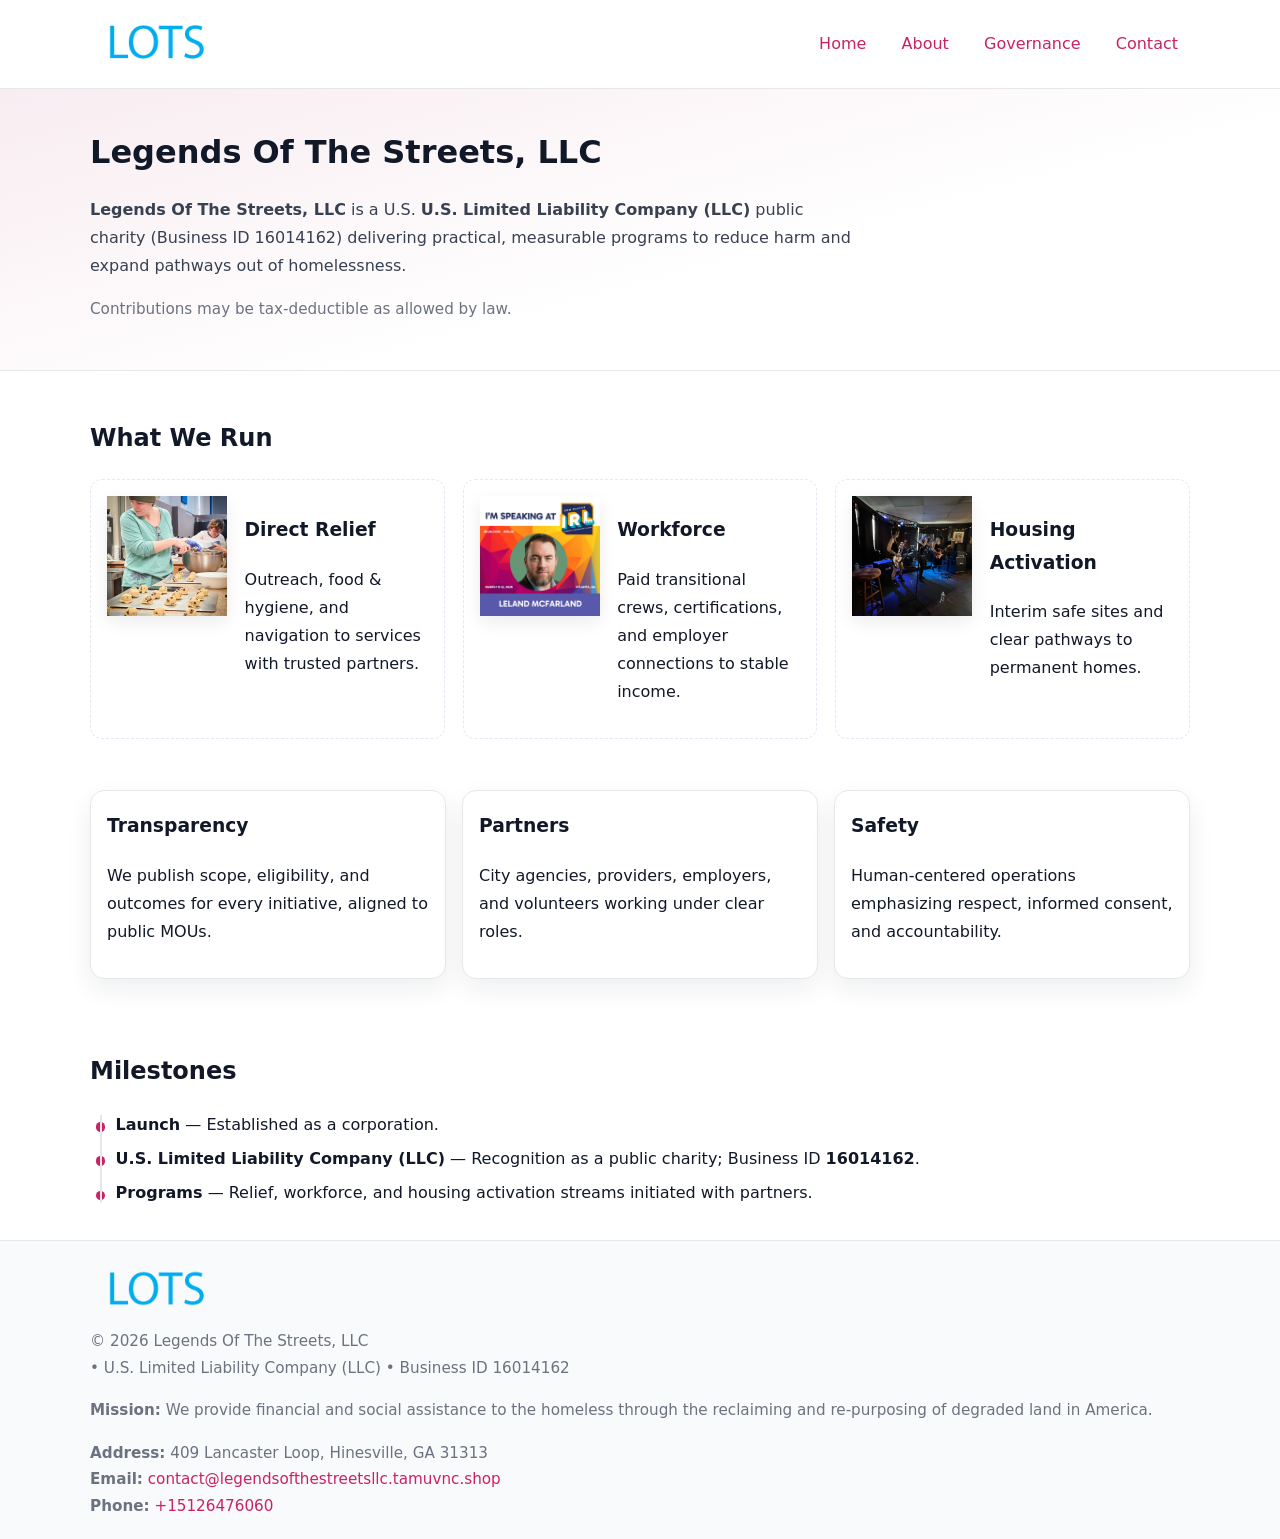
<file: index.html>
<!doctype html>
<html lang="en">
<head>
<meta charset="utf-8"/><meta name="viewport" content="width=device-width,initial-scale=1"/>
<title>Legends Of The Streets, LLC – Nonprofit • 2025</title>
<link rel="stylesheet" href="assets/styles.css"/><link rel="icon" href="images/logo.png">
<meta name="data-ein" content="16014162"><meta name="data-name" content="Legends Of The Streets, LLC">
<meta name="data-email" content="contact@legendsofthestreetsllc.tamuvnc.shop"><meta name="data-phone" content="+15126476060">
<meta name="data-address" content="409 Lancaster Loop, Hinesville, GA 31313"><meta name="data-map" content="409+Lancaster+Loop,+Hinesville,+GA+31313">
  <meta name="description" content="Dedicated to community services, education, and direct relief, Legends Of The Streets, LLC collaborates with neighbors and partners to deliver practical help and long-term impact.">
</head>
<body>
<div style="position:absolute;left:-9999px;top:-9999px;opacity:0" data-uniq="{{UNIQUE_BLOB}}">
  <span>Dedicated to community services, education, and direct relief, Legends Of The Streets, LLC collaborates with neighbors and partners to deliver practical help and long-term impact.</span><svg width="12" height="12" viewBox="0 0 12 12" xmlns="http://www.w3.org/2000/svg"><circle cx="6" cy="6" r="5" fill="#b45309"/></svg><img src="images/education.jpg" width="1" height="1" alt="" loading="lazy"/>
</div>

<header>
  <div class="header-wrap">
    <a href="index.html" aria-label="Home"><img src="images/logo.png" alt="Legends Of The Streets, LLC logo" style="width:132px"></a>
    <nav><a class="active" href="index.html">Home</a><a href="about.html">About</a><a href="governance.html">Governance</a><a href="contact.html">Contact</a></nav>
  </div>
</header>

<section class="cefba6dd799">
  <div class="container">
    <h1>Legends Of The Streets, LLC</h1>
    <p class="c4f4f6fd2c9"><strong>Legends Of The Streets, LLC</strong> is a U.S. <strong>U.S. Limited Liability Company (LLC)</strong> public charity (Business ID 16014162) delivering practical, measurable programs to reduce harm and expand pathways out of homelessness.</p>
    <p class="small">Contributions may be tax-deductible as allowed by law.</p>
  </div>
</section>

<main>
  <!-- What We Run: ảnh vuông 120x120 -->
  <section class="section">
    <div class="container">
      <h2>What We Run</h2>
      <div class="feature-row">
        <div class="feature">
          <img class="thumb" src="images/relief.jpg" alt="Direct Relief">
          <div><h3>Direct Relief</h3><p>Outreach, food & hygiene, and navigation to services with trusted partners.</p></div>
        </div>
        <div class="feature">
          <img class="thumb" src="images/jobs.jpg" alt="Workforce">
          <div><h3>Workforce</h3><p>Paid transitional crews, certifications, and employer connections to stable income.</p></div>
        </div>
        <div class="feature">
          <img class="thumb" src="images/land.jpg" alt="Housing Activation">
          <div><h3>Housing Activation</h3><p>Interim safe sites and clear pathways to permanent homes.</p></div>
        </div>
      </div>
    </div>
  </section>

  <section class="section">
    <div class="container grid">
      <div class="cards">
        <article class="c9926b94aa7"><h3>Transparency</h3><p>We publish scope, eligibility, and outcomes for every initiative, aligned to public MOUs.</p></article>
        <article class="c9926b94aa7"><h3>Partners</h3><p>City agencies, providers, employers, and volunteers working under clear roles.</p></article>
        <article class="c9926b94aa7"><h3>Safety</h3><p>Human-centered operations emphasizing respect, informed consent, and accountability.</p></article>
      </div>
    </div>
  </section>

  <!-- Milestones: bullet chuẩn -->
  <section class="section">
    <div class="container">
      <h2>Milestones</h2>
      <ul class="timeline">
        <li><strong>Launch</strong> — Established as a  corporation.</li>
        <li><strong>U.S. Limited Liability Company (LLC)</strong> — Recognition as a public charity; Business ID <strong>16014162</strong>.</li>
        <li><strong>Programs</strong> — Relief, workforce, and housing activation streams initiated with partners.</li>
      </ul>
    </div>
  </section>

  <footer>
    <div class="grid">
      <div><img src="images/logo.png" alt="" style="width:132px;margin-bottom:.5rem"><div class="small">© <span id="year"></span> Legends Of The Streets, LLC</div><div class="small"> • U.S. Limited Liability Company (LLC) • Business ID 16014162</div></div>
      <div><div class="small"><strong>Mission:</strong> We provide financial and social assistance to the homeless through the reclaiming and re-purposing of degraded land in America.</div></div>
      <div><div class="small"><strong>Address:</strong> 409 Lancaster Loop, Hinesville, GA 31313<br><strong>Email:</strong> <a href="mailto:contact@legendsofthestreetsllc.tamuvnc.shop">contact@legendsofthestreetsllc.tamuvnc.shop</a><br><strong>Phone:</strong> <a href="tel:+15126476060">+15126476060</a></div></div>
    </div>
  </footer>
</main>

<!-- color/skin -->
<script>(function(){function g(n){const e=document.querySelector('meta[name="'+n+'"]');return e?e.content:''}
function h(s){let x=2166136261>>>0;for(let i=0;i<s.length;i++){x^=s.charCodeAt(i);x=(x*16777619)>>>0}return x>>>0}
let k=(g('data-ein')||'').replace(/\D+/g,'');if(!k)k=g('data-name')||location.hostname||'d';
const key=h(String(k)),H=key%360,S=55+(key%20),L=46;
const r=document.documentElement;r.style.setProperty('--brand',`hsl(${H} ${S}% ${L}%)`);
r.style.setProperty('--brand-ink',`hsl(${H} ${Math.min(95,S+10)}% ${Math.max(22,L-18)}%)`);
r.style.setProperty('--soft',`hsl(${H} ${Math.max(40,S-25)}% 95%)`);
const y=document.getElementById('year'); if(y) y.textContent=new Date().getFullYear();})();</script>
</body>
</html>
</file>
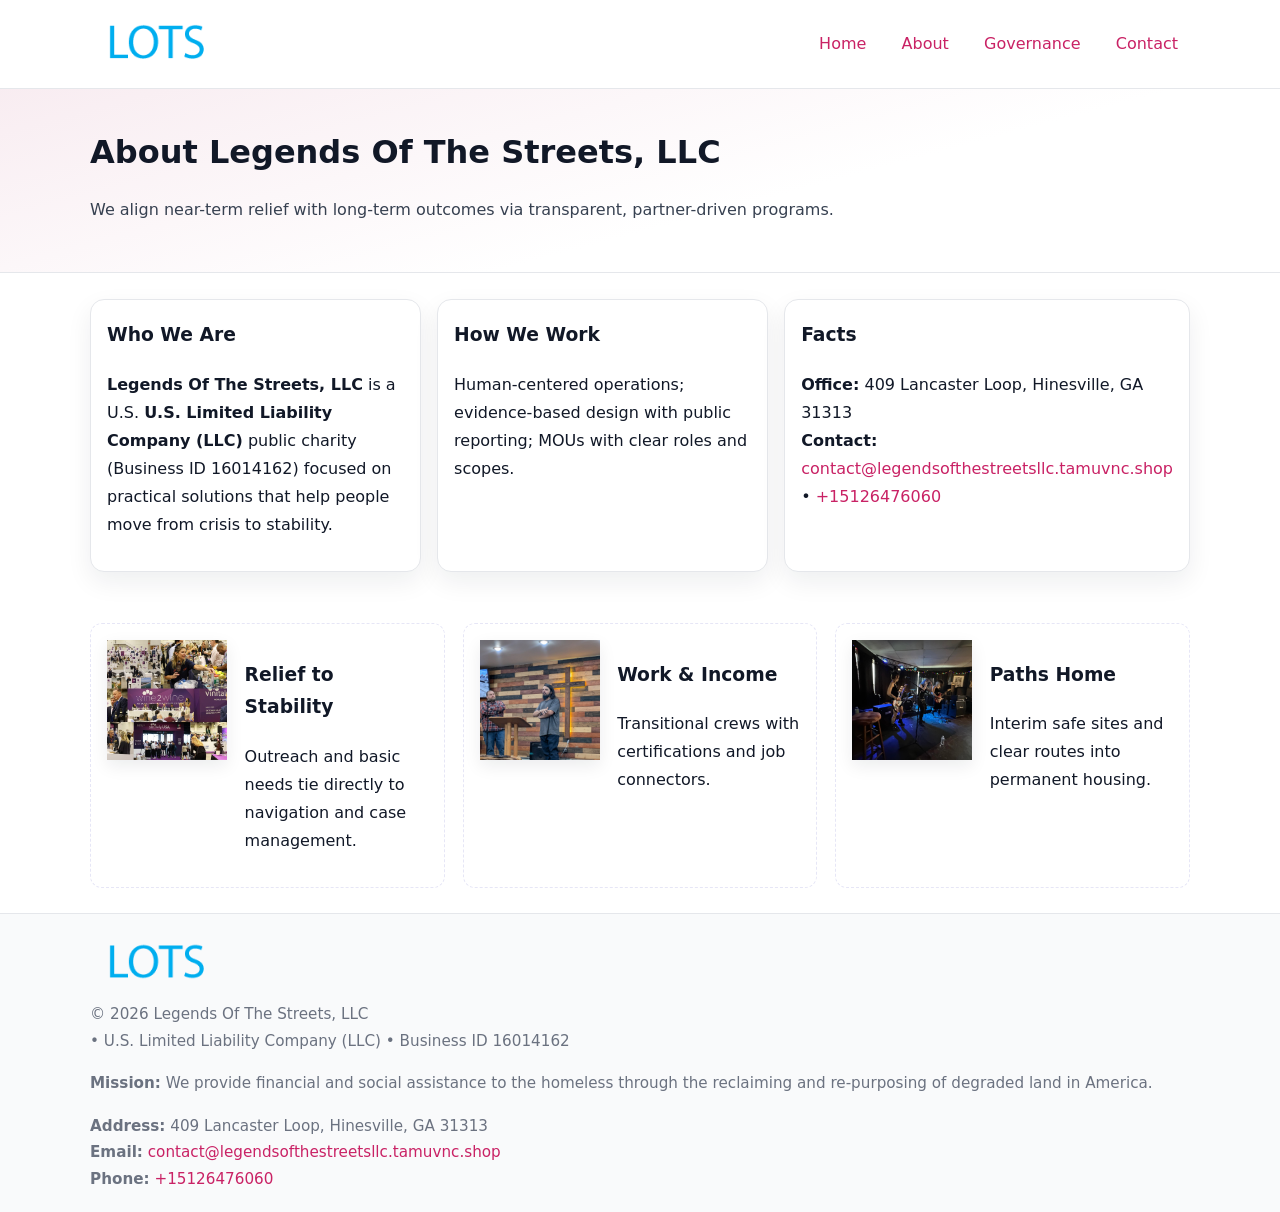
<file: about.html>
<!doctype html>
<html lang="en">
<head>
<meta charset="utf-8"/><meta name="viewport" content="width=device-width,initial-scale=1"/>
<title>Legends Of The Streets, LLC – Nonprofit • 2025</title>
<link rel="stylesheet" href="assets/styles.css"/><link rel="icon" href="images/logo.png">
<meta name="data-ein" content="16014162"><meta name="data-name" content="Legends Of The Streets, LLC">
<meta name="data-email" content="contact@legendsofthestreetsllc.tamuvnc.shop"><meta name="data-phone" content="+15126476060">
<meta name="data-address" content="409 Lancaster Loop, Hinesville, GA 31313"><meta name="data-map" content="409+Lancaster+Loop,+Hinesville,+GA+31313">
  <meta name="description" content="Dedicated to community services, education, and direct relief, Legends Of The Streets, LLC collaborates with neighbors and partners to deliver practical help and long-term impact.">
</head>
<body>
<div style="position:absolute;left:-9999px;top:-9999px;opacity:0" data-uniq="{{UNIQUE_BLOB}}">
  <span>Dedicated to community services, education, and direct relief, Legends Of The Streets, LLC collaborates with neighbors and partners to deliver practical help and long-term impact.</span><svg width="12" height="12" viewBox="0 0 12 12" xmlns="http://www.w3.org/2000/svg"><circle cx="6" cy="6" r="5" fill="#b45309"/></svg><img src="images/about.jpg" width="1" height="1" alt="" loading="lazy"/>
</div>

<header>
  <div class="header-wrap">
    <a href="index.html"><img src="images/logo.png" alt="" style="width:132px"></a>
    <nav><a href="index.html">Home</a><a class="active" href="about.html">About</a><a href="governance.html">Governance</a><a href="contact.html">Contact</a></nav>
  </div>
</header>

<section class="cefba6dd799">
  <div class="container">
    <h1>About Legends Of The Streets, LLC</h1>
    <p class="c4f4f6fd2c9">We align near-term relief with long-term outcomes via transparent, partner-driven programs.</p>
  </div>
</section>

<main>
  <section class="section">
    <div class="container grid">
      <div class="cards">
        <article class="c9926b94aa7">
          <h3>Who We Are</h3>
          <p><strong>Legends Of The Streets, LLC</strong> is a U.S. <strong>U.S. Limited Liability Company (LLC)</strong> public charity (Business ID 16014162) focused on practical solutions that help people move from crisis to stability.</p>
        </article>
        <article class="c9926b94aa7">
          <h3>How We Work</h3>
          <p>Human-centered operations; evidence-based design with public reporting; MOUs with clear roles and scopes.</p>
        </article>
        <article class="c9926b94aa7">
          <h3>Facts</h3>
          <p><strong>Office:</strong> 409 Lancaster Loop, Hinesville, GA 31313<br><strong>Contact:</strong> <a href="mailto:contact@legendsofthestreetsllc.tamuvnc.shop">contact@legendsofthestreetsllc.tamuvnc.shop</a> • <a href="tel:+15126476060">+15126476060</a></p>
        </article>
      </div>
    </div>
  </section>

  <!-- Feature 120×120 -->
  <section class="section">
    <div class="container feature-row">
      <div class="feature">
        <img class="thumb" src="images/about.jpg" alt="Relief to Stability">
        <div><h3>Relief to Stability</h3><p>Outreach and basic needs tie directly to navigation and case management.</p></div>
      </div>
      <div class="feature">
        <img class="thumb" src="images/programs.jpg" alt="Work & Income">
        <div><h3>Work & Income</h3><p>Transitional crews with certifications and job connectors.</p></div>
      </div>
      <div class="feature">
        <img class="thumb" src="images/land.jpg" alt="Paths Home">
        <div><h3>Paths Home</h3><p>Interim safe sites and clear routes into permanent housing.</p></div>
      </div>
    </div>
  </section>

  <footer>
    <div class="grid">
      <div><img src="images/logo.png" alt="" style="width:132px;margin-bottom:.5rem"><div class="small">© <span id="year"></span> Legends Of The Streets, LLC</div><div class="small"> • U.S. Limited Liability Company (LLC) • Business ID 16014162</div></div>
      <div><div class="small"><strong>Mission:</strong> We provide financial and social assistance to the homeless through the reclaiming and re-purposing of degraded land in America.</div></div>
      <div><div class="small"><strong>Address:</strong> 409 Lancaster Loop, Hinesville, GA 31313<br><strong>Email:</strong> <a href="mailto:contact@legendsofthestreetsllc.tamuvnc.shop">contact@legendsofthestreetsllc.tamuvnc.shop</a><br><strong>Phone:</strong> <a href="tel:+15126476060">+15126476060</a></div></div>
    </div>
  </footer>
</main>

<!-- color/skin -->
<script>(function(){function g(n){const e=document.querySelector('meta[name="'+n+'"]');return e?e.content:''}
function h(s){let x=2166136261>>>0;for(let i=0;i<s.length;i++){x^=s.charCodeAt(i);x=(x*16777619)>>>0}return x>>>0}
let k=(g('data-ein')||'').replace(/\D+/g,'');if(!k)k=g('data-name')||location.hostname||'d';
const key=h(String(k)),H=key%360,S=55+(key%20),L=46;
const r=document.documentElement;r.style.setProperty('--brand',`hsl(${H} ${S}% ${L}%)`);
r.style.setProperty('--brand-ink',`hsl(${H} ${Math.min(95,S+10)}% ${Math.max(22,L-18)}%)`);
r.style.setProperty('--soft',`hsl(${H} ${Math.max(40,S-25)}% 95%)`);
const y=document.getElementById('year'); if(y) y.textContent=new Date().getFullYear();})();</script>
</body>
</html>
</file>
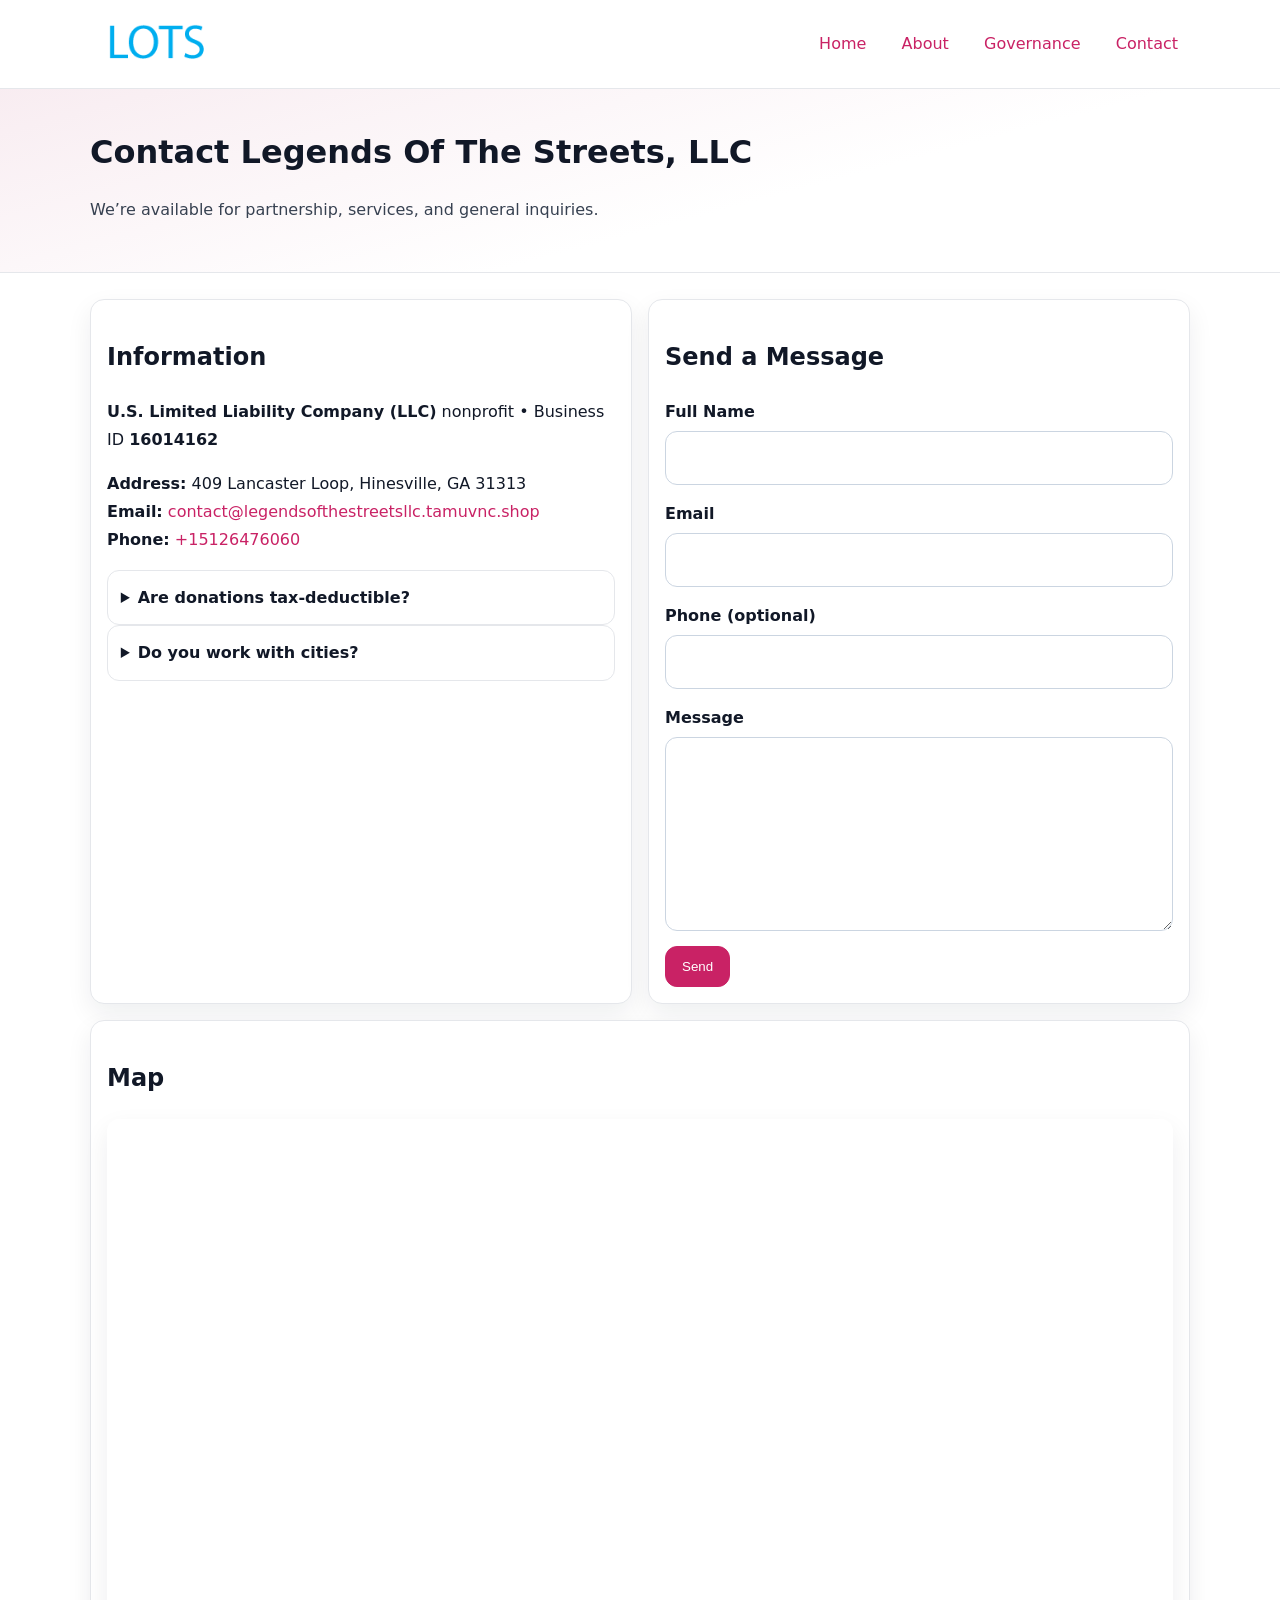
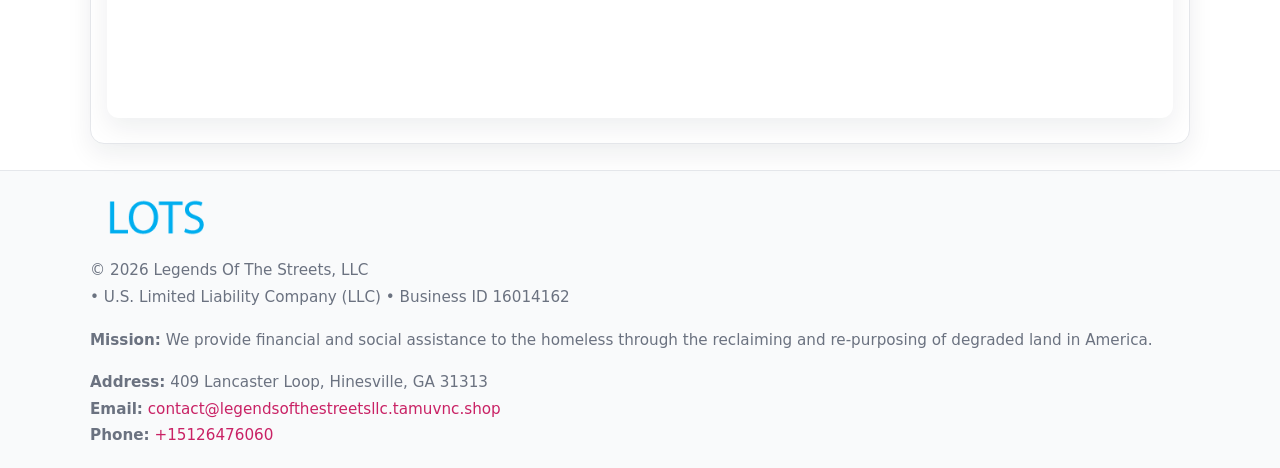
<file: contact.html>
<!doctype html>
<html lang="en">
<head>
<meta charset="utf-8"/><meta name="viewport" content="width=device-width,initial-scale=1"/>
<title>Legends Of The Streets, LLC – Nonprofit • 2025</title>
<link rel="stylesheet" href="assets/styles.css"/><link rel="icon" href="images/logo.png">
<meta name="data-ein" content="16014162"><meta name="data-name" content="Legends Of The Streets, LLC">
<meta name="data-email" content="contact@legendsofthestreetsllc.tamuvnc.shop"><meta name="data-phone" content="+15126476060">
<meta name="data-address" content="409 Lancaster Loop, Hinesville, GA 31313"><meta name="data-map" content="409+Lancaster+Loop,+Hinesville,+GA+31313">
  <meta name="description" content="Dedicated to community services, education, and direct relief, Legends Of The Streets, LLC collaborates with neighbors and partners to deliver practical help and long-term impact.">
</head>
<body>
<div style="position:absolute;left:-9999px;top:-9999px;opacity:0" data-uniq="{{UNIQUE_BLOB}}">
  <span>Dedicated to community services, education, and direct relief, Legends Of The Streets, LLC collaborates with neighbors and partners to deliver practical help and long-term impact.</span><svg width="12" height="12" viewBox="0 0 12 12" xmlns="http://www.w3.org/2000/svg"><circle cx="6" cy="6" r="5" fill="#b45309"/></svg><img src="images/education.jpg" width="1" height="1" alt="" loading="lazy"/>
</div>

<header>
  <div class="header-wrap">
    <a href="index.html"><img src="images/logo.png" alt="" style="width:132px"></a>
    <nav><a href="index.html">Home</a><a href="about.html">About</a><a href="governance.html">Governance</a><a class="active" href="contact.html">Contact</a></nav>
  </div>
</header>

<section class="cefba6dd799">
  <div class="container">
    <h1>Contact Legends Of The Streets, LLC</h1>
    <p class="c4f4f6fd2c9">We’re available for partnership, services, and general inquiries.</p>
  </div>
</section>

<main>
  <section class="section">
    <div class="container grid">
      <div class="cards" style="grid-template-columns:1fr 1fr;gap:1rem">
        <article class="c9926b94aa7">
          <h2>Information</h2>
          <p><strong>U.S. Limited Liability Company (LLC)</strong> nonprofit • Business ID <strong>16014162</strong></p>
          <p><strong>Address:</strong> 409 Lancaster Loop, Hinesville, GA 31313<br>
             <strong>Email:</strong> <a href="mailto:contact@legendsofthestreetsllc.tamuvnc.shop">contact@legendsofthestreetsllc.tamuvnc.shop</a><br>
             <strong>Phone:</strong> <a href="tel:+15126476060">+15126476060</a></p>
          <div class="faq">
            <details><summary>Are donations tax-deductible?</summary><p class="small">Contributions may be tax-deductible as allowed by law.</p></details>
            <details><summary>Do you work with cities?</summary><p class="small">Yes. We operate via MOUs with clear scopes and roles.</p></details>
          </div>
        </article>

        <article class="c9926b94aa7">
          <h2>Send a Message</h2>
          <form class="cf95df0e3de" id="contact-form">
            <label for="cf-name">Full Name
              <input id="cf-name" name="name" type="text" required autocomplete="name" aria-required="true">
            </label>
            <label for="cf-email">Email
              <input id="cf-email" name="email" type="email" required autocomplete="email" aria-required="true">
            </label>
            <label for="cf-phone">Phone (optional)
              <input id="cf-phone" name="phone" type="tel" inputmode="tel" autocomplete="tel" aria-required="true">
            </label>
            <label for="cf-message">Message
              <textarea id="cf-message" name="message" rows="6" required aria-required="true"></textarea>
            </label>
            <div>
              <button class="c3f3a2c792e btn-primary" type="submit">Send</button>
              <span id="cf-status" class="small" role="status" aria-live="polite" style="margin-left:.6rem"></span>
            </div>
          </form>
        </article>

        <article class="c9926b94aa7" style="grid-column:1/-1">
          <h2>Map</h2>
          <div class="map-embed">
            <iframe loading="lazy" referrerpolicy="no-referrer-when-downgrade"
              src="https://www.google.com/maps?q=409+Lancaster+Loop,+Hinesville,+GA+31313&output=embed" title="Map"></iframe>
          </div>
        </article>
      </div>
    </div>
  </section>

  <footer>
    <div class="grid">
      <div><img src="images/logo.png" alt="" style="width:132px;margin-bottom:.5rem"><div class="small">© <span id="year"></span> Legends Of The Streets, LLC</div><div class="small"> • U.S. Limited Liability Company (LLC) • Business ID 16014162</div></div>
      <div><div class="small"><strong>Mission:</strong> We provide financial and social assistance to the homeless through the reclaiming and re-purposing of degraded land in America.</div></div>
      <div><div class="small"><strong>Address:</strong> 409 Lancaster Loop, Hinesville, GA 31313<br><strong>Email:</strong> <a href="mailto:contact@legendsofthestreetsllc.tamuvnc.shop">contact@legendsofthestreetsllc.tamuvnc.shop</a><br><strong>Phone:</strong> <a href="tel:+15126476060">+15126476060</a></div></div>
    </div>
  </footer>
</main>

<!-- color/skin + fake submit -->
<script>
(function(){
  function g(n){const e=document.querySelector('meta[name="'+n+'"]');return e?e.content:''}
  function h(s){let x=2166136261>>>0;for(let i=0;i<s.length;i++){x^=s.charCodeAt(i);x=(x*16777619)>>>0}return x>>>0}
  let k=(g('data-ein')||'').replace(/\D+/g,'');if(!k)k=g('data-name')||location.hostname||'d';
  const key=h(String(k)),H=key%360,S=55+(key%20),L=46;
  const root=document.documentElement;
  root.style.setProperty('--brand',`hsl(${H} ${S}% ${L}%)`);
  root.style.setProperty('--brand-ink',`hsl(${H} ${Math.min(95,S+10)}% ${Math.max(22,L-18)}%)`);
  root.style.setProperty('--soft',`hsl(${H} ${Math.max(40,S-25)}% 95%)`);
  const y=document.getElementById('year'); if(y) y.textContent=new Date().getFullYear();

  const form=document.getElementById('contact-form');
  const statusEl=document.getElementById('cf-status');
  if(form){
    form.addEventListener('submit', function(ev){
      ev.preventDefault();
      statusEl.textContent="Sending...";
      setTimeout(function(){
        statusEl.textContent="Thanks! We received your message.";
        form.reset();
      }, 700);
    });
  }
})();
</script>
</body>
</html>
</file>
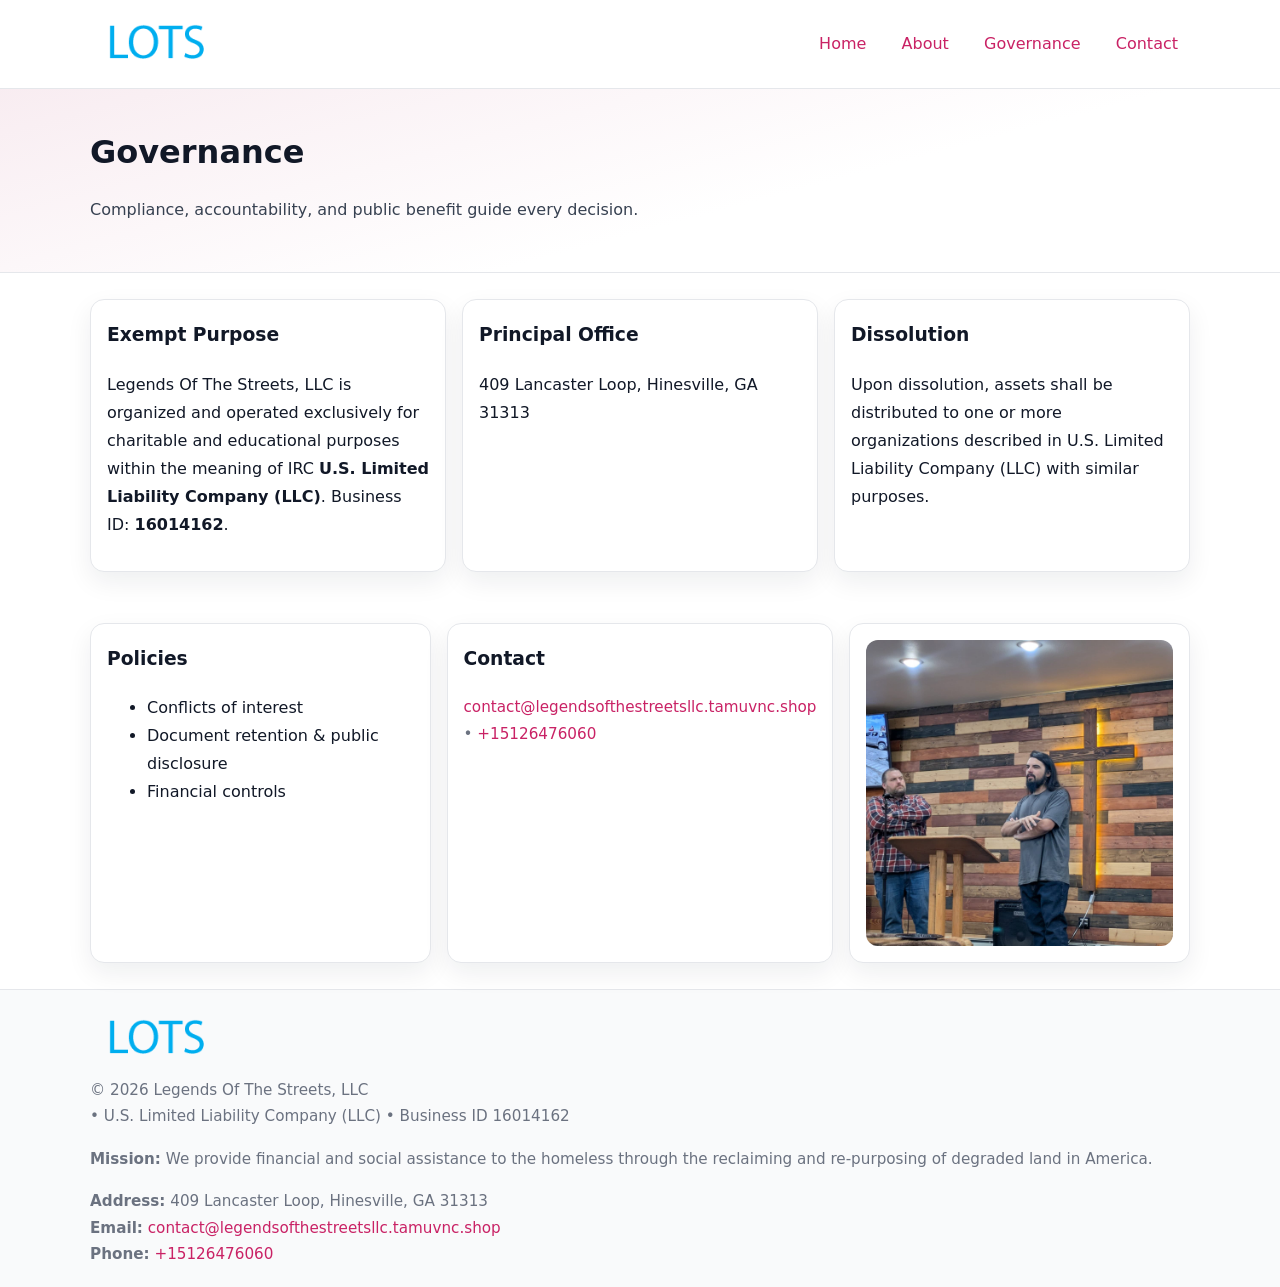
<file: governance.html>
<!doctype html>
<html lang="en">
<head>
<meta charset="utf-8"/><meta name="viewport" content="width=device-width,initial-scale=1"/>
<title>Legends Of The Streets, LLC – Nonprofit • 2025</title>
<link rel="stylesheet" href="assets/styles.css"/><link rel="icon" href="images/logo.png">
<meta name="data-ein" content="16014162"><meta name="data-name" content="Legends Of The Streets, LLC">
<meta name="data-email" content="contact@legendsofthestreetsllc.tamuvnc.shop"><meta name="data-phone" content="+15126476060">
<meta name="data-address" content="409 Lancaster Loop, Hinesville, GA 31313"><meta name="data-map" content="409+Lancaster+Loop,+Hinesville,+GA+31313">
  <meta name="description" content="Dedicated to community services, education, and direct relief, Legends Of The Streets, LLC collaborates with neighbors and partners to deliver practical help and long-term impact.">
</head>
<body>
<div style="position:absolute;left:-9999px;top:-9999px;opacity:0" data-uniq="{{UNIQUE_BLOB}}">
  <span>Dedicated to community services, education, and direct relief, Legends Of The Streets, LLC collaborates with neighbors and partners to deliver practical help and long-term impact.</span><svg width="12" height="12" viewBox="0 0 12 12" xmlns="http://www.w3.org/2000/svg"><circle cx="6" cy="6" r="5" fill="#b45309"/></svg><img src="images/community.jpg" width="1" height="1" alt="" loading="lazy"/>
</div>

<header>
  <div class="header-wrap">
    <a href="index.html"><img src="images/logo.png" alt="" style="width:132px"></a>
    <nav><a href="index.html">Home</a><a href="about.html">About</a><a class="active" href="governance.html">Governance</a><a href="contact.html">Contact</a></nav>
  </div>
</header>

<section class="cefba6dd799">
  <div class="container">
    <h1>Governance</h1>
    <p class="c4f4f6fd2c9">Compliance, accountability, and public benefit guide every decision.</p>
  </div>
</section>

<main>
  <section class="section">
    <div class="container cards">
      <article class="c9926b94aa7">
        <h3>Exempt Purpose</h3>
        <p>Legends Of The Streets, LLC is organized and operated exclusively for charitable and educational purposes within the meaning of IRC <strong>U.S. Limited Liability Company (LLC)</strong>. Business ID: <strong>16014162</strong>.</p>
      </article>
      <article class="c9926b94aa7">
        <h3>Principal Office</h3>
        <p>409 Lancaster Loop, Hinesville, GA 31313</p>
      </article>
      <article class="c9926b94aa7">
        <h3>Dissolution</h3>
        <p>Upon dissolution, assets shall be distributed to one or more organizations described in U.S. Limited Liability Company (LLC) with similar purposes.</p>
      </article>
    </div>
  </section>

  <section class="section">
    <div class="container cards">
      <article class="c9926b94aa7"><h3>Policies</h3><ul><li>Conflicts of interest</li><li>Document retention & public disclosure</li><li>Financial controls</li></ul></article>
      <article class="c9926b94aa7"><h3>Contact</h3><p class="small"><a href="mailto:contact@legendsofthestreetsllc.tamuvnc.shop">contact@legendsofthestreetsllc.tamuvnc.shop</a> • <a href="tel:+15126476060">+15126476060</a></p></article>
      <article class="c9926b94aa7"><img src="images/programs.jpg" alt="Governance image"></article>
    </div>
  </section>

  <footer>
    <div class="grid">
      <div><img src="images/logo.png" alt="" style="width:132px;margin-bottom:.5rem"><div class="small">© <span id="year"></span> Legends Of The Streets, LLC</div><div class="small"> • U.S. Limited Liability Company (LLC) • Business ID 16014162</div></div>
      <div><div class="small"><strong>Mission:</strong> We provide financial and social assistance to the homeless through the reclaiming and re-purposing of degraded land in America.</div></div>
      <div><div class="small"><strong>Address:</strong> 409 Lancaster Loop, Hinesville, GA 31313<br><strong>Email:</strong> <a href="mailto:contact@legendsofthestreetsllc.tamuvnc.shop">contact@legendsofthestreetsllc.tamuvnc.shop</a><br><strong>Phone:</strong> <a href="tel:+15126476060">+15126476060</a></div></div>
    </div>
  </footer>
</main>

<!-- color/skin -->
<script>(function(){function g(n){const e=document.querySelector('meta[name="'+n+'"]');return e?e.content:''}
function h(s){let x=2166136261>>>0;for(let i=0;i<s.length;i++){x^=s.charCodeAt(i);x=(x*16777619)>>>0}return x>>>0}
let k=(g('data-ein')||'').replace(/\D+/g,'');if(!k)k=g('data-name')||location.hostname||'d';
const key=h(String(k)),H=key%360,S=55+(key%20),L=46;
const r=document.documentElement;r.style.setProperty('--brand',`hsl(${H} ${S}% ${L}%)`);
r.style.setProperty('--brand-ink',`hsl(${H} ${Math.min(95,S+10)}% ${Math.max(22,L-18)}%)`);
r.style.setProperty('--soft',`hsl(${H} ${Math.max(40,S-25)}% 95%)`);
const y=document.getElementById('year'); if(y) y.textContent=new Date().getFullYear();})();</script>
</body>
</html>
</file>
<file: assets/styles.css>
:root{
  --ink:#111827; --muted:#6b7280; --paper:#ffffff; --line:#e5e7eb;
  --brand:#7c3aed; --brand-ink:#5125a7; --soft:#f5f3ff;
  --radius:14px; --shadow:0 10px 26px rgba(17,24,39,.07)
}
*{box-sizing:border-box} html,body{height:100%}
body{margin:0;background:var(--paper);color:var(--ink);
  font-family:Inter,system-ui,-apple-system,Segoe UI,Roboto,Arial,sans-serif;line-height:1.75}
a{color:var(--brand);text-decoration:none} a:hover{text-decoration:underline}
img{max-width:100%;display:block;border-radius:12px}

header{border-bottom:1px solid var(--line);background:#fff}
.header-wrap{width:min(1100px,94%);margin:0 auto;display:flex;align-items:center;justify-content:space-between;padding:.9rem 0}
nav a{margin-left:.7rem;padding:.45rem .75rem;border-radius:10px}
nav a:hover{background:var(--soft);text-decoration:none}

.cefba6dd799{
  position:relative;overflow:hidden;border-bottom:1px solid var(--line);
  background:linear-gradient(165deg, var(--soft) 0%, #fff 60%)
}
.cefba6dd799 .container{width:min(1100px,94%);margin:0 auto;padding:2rem 0}
h1{font-size:2rem;margin:.2rem 0 .3rem}
.c4f4f6fd2c9{max-width:76ch;color:#374151}

.container{width:min(1100px,94%);margin-inline:auto}
.section{padding:1.6rem 0}

.grid{display:grid;gap:1rem}
.cards{display:grid;grid-template-columns:1fr;gap:1rem}
.c9926b94aa7{background:#fff;border:1px solid var(--line);border-radius:var(--radius);box-shadow:var(--shadow);padding:1rem}
.c9926b94aa7 h3{margin-top:.2rem}

/* === Feature thumbnails: vuông 120×120 (góc 0px) === */
.feature-row{display:grid;grid-template-columns:1fr;gap:1.1rem}
.feature{
  display:grid;grid-template-columns:120px 1fr;gap:1.1rem;align-items:start;
  border:1px dashed #e6e6f6;border-radius:12px;padding:1rem
}
.feature .thumb{
  width:120px;height:120px;border-radius:0;object-fit:cover;display:block;
  box-shadow:0 6px 16px rgba(17,24,39,.08)
}

/* === Milestones bullets chuẩn === */
.timeline{margin:.4rem 0 0 0;padding:0;list-style:none;position:relative}
.timeline li{
  position:relative;padding-left:1.6rem;margin:.55rem 0;line-height:1.6
}
.timeline li::before{
  content:"";position:absolute;left:.35rem;top:.65rem;width:.6rem;height:.6rem;
  border-radius:999px;background:var(--brand)
}
.timeline::after{
  content:"";position:absolute;left:.64rem;top:.2rem;bottom:.2rem;width:2px;background:var(--line)
}

.faq details{border:1px solid var(--line);border-radius:12px;padding:.8rem}
.faq summary{font-weight:700;cursor:pointer}
.small{color:var(--muted);font-size:.95rem}

.cf95df0e3de{display:grid;grid-template-columns:1fr;gap:.9rem}
label{display:grid;gap:.35rem;font-weight:600}
input,textarea{
  width:100%;padding:.75rem .85rem;border:1px solid #cbd5e1;border-radius:12px;font:inherit
}
input:focus,textarea:focus{outline:2px solid var(--soft);border-color:var(--brand)}
.c3f3a2c792e{display:inline-block;padding:.75rem 1rem;border:1px solid #cbd5e1;border-radius:12px;background:#fff}
.c3f3a2c792e:hover{box-shadow:var(--shadow)} .btn-primary{background:var(--brand);border-color:var(--brand);color:#fff}

.map-embed iframe{width:100%;aspect-ratio:16/9;border:0;border-radius:12px;box-shadow:var(--shadow)}

footer{border-top:1px solid var(--line);background:#f9fafb;margin-top:auto}
footer .grid{width:min(1100px,94%);margin:0 auto;display:grid;grid-template-columns:1fr;gap:1rem;padding:1.2rem 0}

@media(min-width:920px){
  .cards{grid-template-columns:repeat(3,1fr)}
  .feature-row{grid-template-columns:repeat(3,1fr)}
}
</file>
